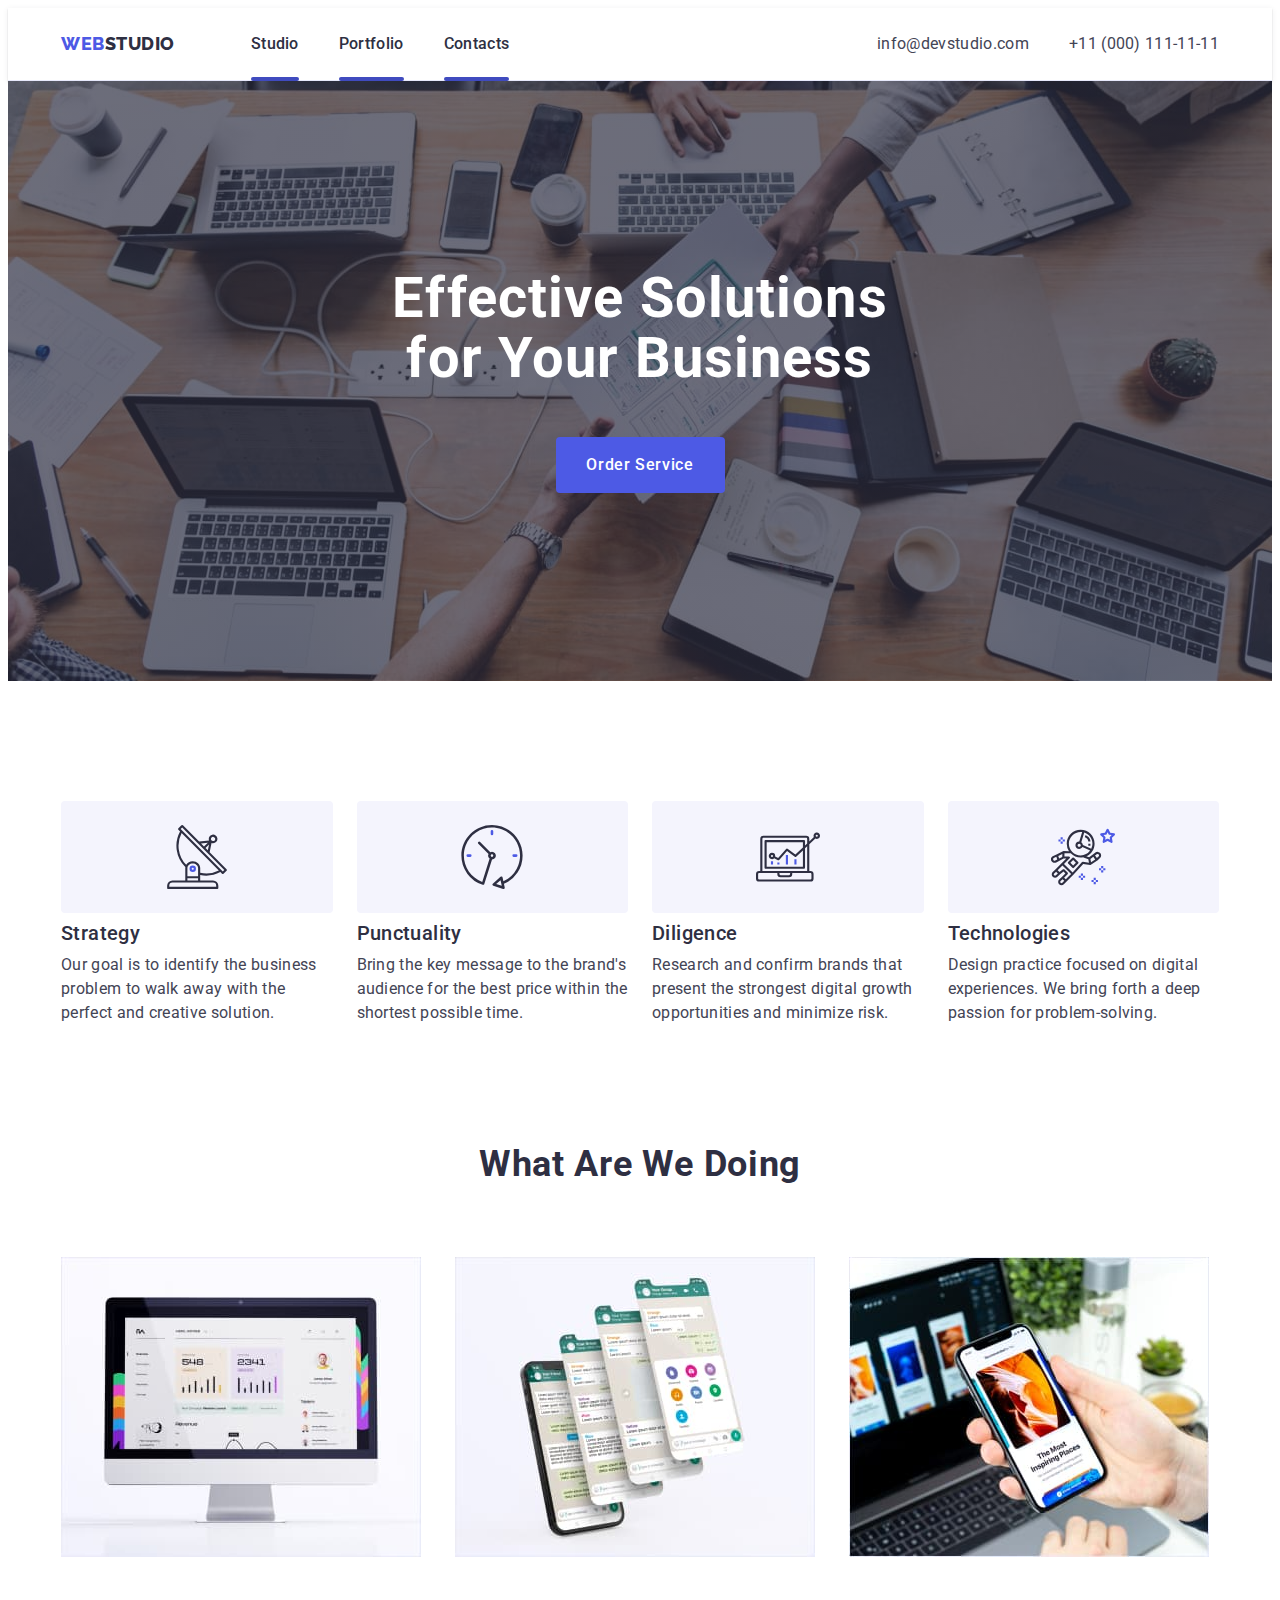
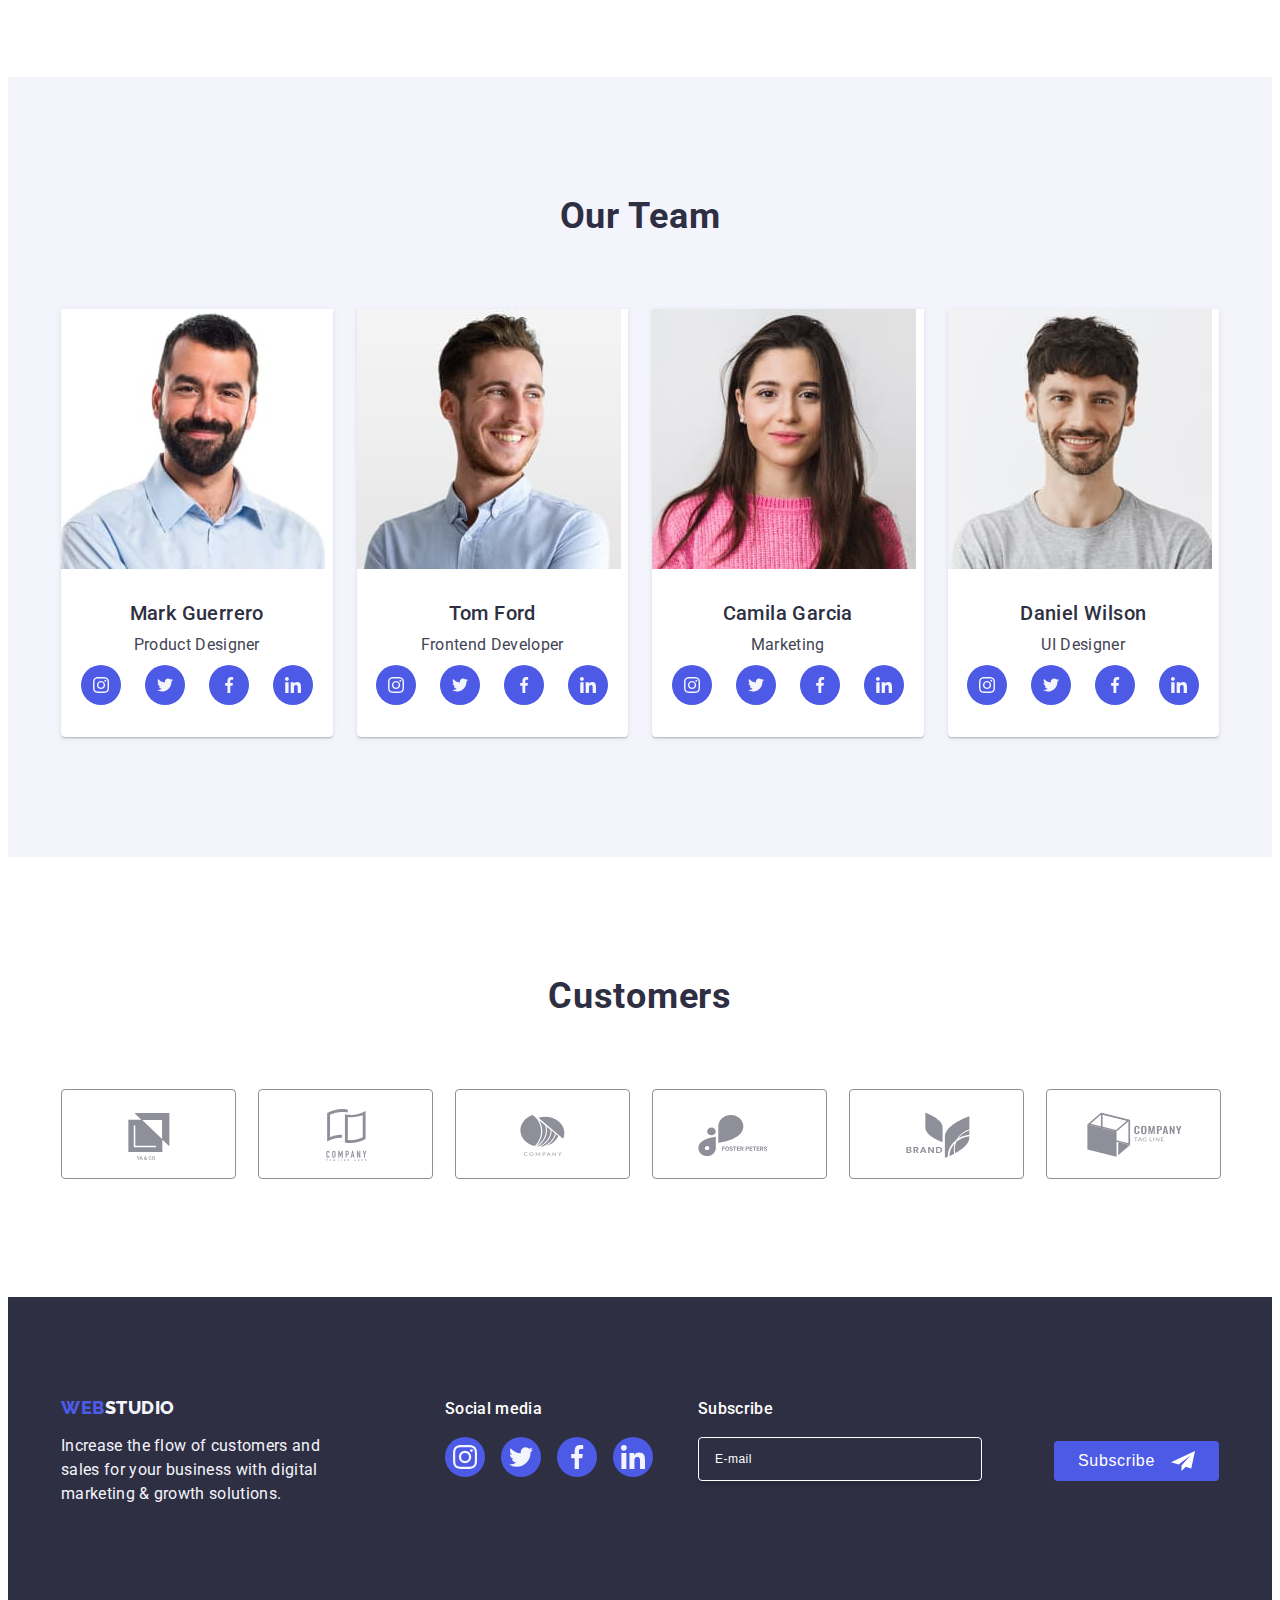
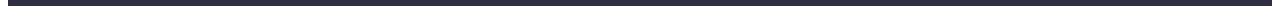
<file: index.html>
<!DOCTYPE html>
<html lang="en">
  <head>
    <meta charset="UTF-8" />
    <meta name="viewport" content="width=device-width, initial-scale=1.0" />
    <!-- Google Fonts link-->
    <link rel="preconnect" href="https://fonts.googleapis.com" />
    <link rel="preconnect" href="https://fonts.gstatic.com" crossorigin />
    <link
      href="https://fonts.googleapis.com/css2?family=Raleway:wght@800&family=Roboto:wght@400;500;700&display=swap"
      rel="stylesheet"
    />
    <!-- Modern Normalize -->
    <link
      rel="stylesheet"
      href="https://cdnjs.cloudflare.com/ajax/libs/modern-normalize/2.0.0/modern-normalize.min.css"
      integrity="sha512-4xo8blKMVCiXpTaLzQSLSw3KFOVPWhm/TRtuPVc4WG6kUgjH6J03IBuG7JZPkcWMxJ5huwaBpOpnwYElP/m6wg=="
      crossorigin="anonymous"
      referrerpolicy="no-referrer"
    />
    <!-- CSS link -->
    <link rel="stylesheet" href="./css/styles.css" />
    <!-- Site -->
    <title>WebStudio</title>
  </head>
  <body>
    <!-- Header Section -->
    <header class="header">
      <div class="container header-container">
        <!-- Navigation Section -->
        <nav class="header-navigation">
          <a href="./index.html" class="link logo header-logo logo-list"
            >Web<span class="logo-dark">Studio</span></a
          >
          <ul class="list header-menu-list">
            <li>
              <a href="./index.html" class="link header-links">Studio</a>
            </li>
            <li>
              <a href="./portfolio.html" class="link header-links">Portfolio</a>
            </li>
            <li>
              <a href="" class="link header-links">Contacts</a>
            </li>
          </ul>
        </nav>
        <!-- Address Section -->
        <address class="address">
          <ul class="list header-menu-list">
            <li>
              <a href="mailto:info@devstudio.com" class="link address"
                >info@devstudio.com</a
              >
            </li>
            <li>
              <a href="tel:+110001111111" class="link address"
                >+11 (000) 111-11-11</a
              >
            </li>
          </ul>
        </address>
      </div>
    </header>
    <main>
      <!-- Main Section -->
      <section class="main-background">
        <div class="container">
          <h1 class="main-title">Effective Solutions for Your Business</h1>
          <button type="button" class="main-button" data-modal-open>
            Order Service
          </button>
        </div>
      </section>
      <!-- Features Section -->
      <section class="section">
        <div class="container">
          <h2 class="title visually-hidden">Features</h2>
          <ul class="list features-list">
            <li class="features-item">
              <div class="features-icon">
                <svg width="64" height="64">
                  <use href="./images/icons.svg#strategy-antenna"></use>
                </svg>
              </div>
              <h3 class="subtitle features-subtitle">Strategy</h3>
              <p class="text">
                Our goal is to identify the business problem to walk away with
                the perfect and creative solution.
              </p>
            </li>
            <li class="features-item">
              <div class="features-icon">
                <svg width="64" height="64">
                  <use href="./images/icons.svg#punctuality-clock"></use>
                </svg>
              </div>
              <h3 class="subtitle features-subtitle">Punctuality</h3>
              <p class="text">
                Bring the key message to the brand's audience for the best price
                within the shortest possible time.
              </p>
            </li>
            <li class="features-item">
              <div class="features-icon">
                <svg width="64" height="64">
                  <use href="./images/icons.svg#diligence-pc"></use>
                </svg>
              </div>
              <h3 class="subtitle features-subtitle">Diligence</h3>
              <p class="text">
                Research and confirm brands that present the strongest digital
                growth opportunities and minimize risk.
              </p>
            </li>
            <li class="features-item">
              <div class="features-icon">
                <svg width="64" height="64">
                  <use href="./images/icons.svg#technologies-astronaut"></use>
                </svg>
              </div>
              <h3 class="subtitle features-subtitle">Technologies</h3>
              <p class="text">
                Design practice focused on digital experiences. We bring forth a
                deep passion for problem-solving.
              </p>
            </li>
          </ul>
        </div>
      </section>
      <!-- What Section -->
      <section class="section what">
        <div class="container">
          <h2 class="title what-title">What are we doing</h2>
          <ul class="list what-list">
            <li class="what-item">
              <img src="./images/what/pc.jpg" alt="PC interface" width="360" />
            </li>
            <li class="what-item">
              <img
                src="./images/what/phone.jpg"
                alt="Phone interface"
                width="360"
              />
            </li>
            <li class="what-item">
              <img
                src="./images/what/correlation.jpg"
                alt="Corelation between PC and phone"
                width="360"
              />
            </li>
          </ul>
        </div>
      </section>
      <!-- Team Section -->
      <section class="team section">
        <div class="container">
          <h2 class="title team-title">Our Team</h2>
          <ul class="list team-list">
            <li class="team-members">
              <img
                src="./images/team/mark.jpg"
                alt="Photo with Mark Guerrero"
                width="264"
              />
              <div class="team-wrap">
                <h3 class="subtitle team-subtitle">Mark Guerrero</h3>
                <p class="text team-text">Product Designer</p>
                <ul class="list team-list">
                  <li class="empty">
                    <a href="" class="link team-social-link"
                      ><svg class="team-icon" width="16" height="16">
                        <use href="./images/icons.svg#instagram"></use>
                      </svg>
                    </a>
                  </li>
                  <li class="empty">
                    <a href="" class="link team-social-link"
                      ><svg class="team-icon" width="16" height="16">
                        <use href="./images/icons.svg#twitter"></use>
                      </svg>
                    </a>
                  </li>
                  <li class="empty">
                    <a href="" class="link team-social-link"
                      ><svg class="team-icon" width="16" height="16">
                        <use href="./images/icons.svg#facebook"></use>
                      </svg>
                    </a>
                  </li>
                  <li class="empty">
                    <a href="" class="link team-social-link"
                      ><svg class="team-icon" width="16" height="16">
                        <use href="./images/icons.svg#linkedin"></use>
                      </svg>
                    </a>
                  </li>
                </ul>
              </div>
            </li>
            <li class="team-members">
              <img
                src="./images/team/tom.jpg"
                alt="Photo with Tom Ford"
                width="264"
              />
              <div class="team-wrap">
                <h3 class="subtitle team-subtitle">Tom Ford</h3>
                <p class="text team-text">Frontend Developer</p>
                <ul class="list team-list">
                  <li class="empty">
                    <a href="" class="link team-social-link"
                      ><svg class="team-icon" width="16" height="16">
                        <use href="./images/icons.svg#instagram"></use>
                      </svg>
                    </a>
                  </li>
                  <li class="empty">
                    <a href="" class="link team-social-link"
                      ><svg class="team-icon" width="16" height="16">
                        <use href="./images/icons.svg#twitter"></use>
                      </svg>
                    </a>
                  </li>
                  <li class="empty">
                    <a href="" class="link team-social-link"
                      ><svg class="team-icon" width="16" height="16">
                        <use href="./images/icons.svg#facebook"></use>
                      </svg>
                    </a>
                  </li>
                  <li class="empty">
                    <a href="" class="link team-social-link"
                      ><svg class="team-icon" width="16" height="16">
                        <use href="./images/icons.svg#linkedin"></use>
                      </svg>
                    </a>
                  </li>
                </ul>
              </div>
            </li>
            <li class="team-members">
              <img
                src="./images/team/camila.jpg"
                alt="Photo with Camila Garcia"
                width="264"
              />
              <div class="team-wrap">
                <h3 class="subtitle team-subtitle">Camila Garcia</h3>
                <p class="text team-text">Marketing</p>
                <ul class="list team-list">
                  <li class="empty">
                    <a href="" class="link team-social-link"
                      ><svg class="team-icon" width="16" height="16">
                        <use href="./images/icons.svg#instagram"></use>
                      </svg>
                    </a>
                  </li>
                  <li class="empty">
                    <a href="" class="link team-social-link"
                      ><svg class="team-icon" width="16" height="16">
                        <use href="./images/icons.svg#twitter"></use>
                      </svg>
                    </a>
                  </li>
                  <li class="empty">
                    <a href="" class="link team-social-link"
                      ><svg class="team-icon" width="16" height="16">
                        <use href="./images/icons.svg#facebook"></use>
                      </svg>
                    </a>
                  </li>
                  <li class="empty">
                    <a href="" class="link team-social-link"
                      ><svg class="team-icon" width="16" height="16">
                        <use href="./images/icons.svg#linkedin"></use>
                      </svg>
                    </a>
                  </li>
                </ul>
              </div>
            </li>
            <li class="team-members">
              <img
                src="./images/team/daniel.jpg"
                alt="Photo with Daniel Wilson"
                width="264"
              />
              <div class="team-wrap">
                <h3 class="subtitle team-subtitle">Daniel Wilson</h3>
                <p class="text team-text">UI Designer</p>
                <ul class="list team-list">
                  <li class="empty">
                    <a href="" class="link team-social-link"
                      ><svg class="team-icon" width="16" height="16">
                        <use href="./images/icons.svg#instagram"></use>
                      </svg>
                    </a>
                  </li>
                  <li class="empty">
                    <a href="" class="link team-social-link"
                      ><svg class="team-icon" width="16" height="16">
                        <use href="./images/icons.svg#twitter"></use>
                      </svg>
                    </a>
                  </li>
                  <li class="empty">
                    <a href="" class="link team-social-link"
                      ><svg class="team-icon" width="16" height="16">
                        <use href="./images/icons.svg#facebook"></use>
                      </svg>
                    </a>
                  </li>
                  <li class="empty">
                    <a href="" class="link team-social-link"
                      ><svg class="team-icon" width="16" height="16">
                        <use href="./images/icons.svg#linkedin"></use>
                      </svg>
                    </a>
                  </li>
                </ul>
              </div>
            </li>
          </ul>
        </div>
      </section>
      <!-- Customers Section -->
      <section class="customers-section">
        <div class="container">
          <h2 class="customers-title title">Customers</h2>
          <ul class="list customers-list">
            <li class="customers-item">
              <a href="" class="link customers-link">
                <svg class="customer-icon" width="104" height="56">
                  <use href="./images/icons.svg#ya-co-logo"></use>
                </svg>
              </a>
            </li>
            <li class="customers-item">
              <a href="" class="link customers-link"
                ><svg class="customer-icon" width="104" height="56">
                  <use href="./images/icons.svg#company-here-logo"></use>
                </svg>
              </a>
            </li>
            <li class="customers-item">
              <a href="" class="link customers-link"
                ><svg class="customer-icon" width="104" height="56">
                  <use href="./images/icons.svg#company-logo"></use>
                </svg>
              </a>
            </li>
            <li class="customers-item">
              <a href="" class="link customers-link"
                ><svg class="customer-icon" width="104" height="56">
                  <use href="./images/icons.svg#foster-logo"></use>
                </svg>
              </a>
            </li>
            <li class="customers-item">
              <a href="" class="link customers-link"
                ><svg class="customer-icon" width="104" height="56">
                  <use href="./images/icons.svg#brand-logo"></use>
                </svg>
              </a>
            </li>
            <li class="customers-item">
              <a href="" class="link customers-link"
                ><svg class="customer-icon" width="104" height="56">
                  <use href="./images/icons.svg#company-tag-line-logo"></use>
                </svg>
              </a>
            </li>
          </ul>
        </div>
      </section>
    </main>
    <!-- Footer Section -->
    <footer class="footer">
      <div class="container footer-container">
        <div class="footer-contact">
          <a href="./index.html" class="link logo footer-logo"
            >Web<span class="logo-light">Studio</span></a
          >
          <p class="footer-text">
            Increase the flow of customers and sales for your business with
            digital marketing & growth solutions.
          </p>
        </div>
        <div>
          <p class="footer-social-title">Social media</p>
          <ul class="list footer-social-list">
            <li class="footer-social-item">
              <a href="" class="footer-social-link link"
                ><svg class="footer-social-icon" width="24" height="24">
                  <use href="./images/icons.svg#instagram"></use>
                </svg>
              </a>
            </li>
            <li class="footer-social-item">
              <a href="" class="footer-social-link link"
                ><svg class="footer-social-icon" width="24" height="24">
                  <use href="./images/icons.svg#twitter"></use>
                </svg>
              </a>
            </li>
            <li class="footer-social-item">
              <a href="" class="footer-social-link link"
                ><svg class="footer-social-icon" width="24" height="24">
                  <use href="./images/icons.svg#facebook"></use>
                </svg>
              </a>
            </li>
            <li class="footer-social-item">
              <a href="" class="footer-social-link link"
                ><svg class="footer-social-icon" width="24" height="24">
                  <use href="./images/icons.svg#linkedin"></use>
                </svg>
              </a>
            </li>
          </ul>
        </div>
        <div class="footer-sub">
          <p class="footer-subscribe-title footer-title">Subscribe</p>
          <form class="footer-form">
            <label class="footer-label">
              <input
                class="footer-input"
                name="user-privacy"
                type="email"
                placeholder="E-mail"
              />
            </label>
            <button class="footer-subscribe-btn" type="submit">
              Subscribe
              <svg class="footer-subscribe-icon" width="24" height="24">
                <use href="./images/icons.svg#plane"></use>
              </svg>
            </button>
          </form>
        </div>
      </div>
    </footer>
    <div class="backdrop is-hidden" data-modal>
      <div class="modal">
        <button class="modal-close-btn" data-modal-close type="button">
          <svg class="modal-close-icon" width="8" height="8">
            <use href="./images/icons.svg#close-black"></use>
          </svg>
        </button>
        <!-- REVERIFICA -->
        <p class="modal-title">Leave your contacts and we will call you back</p>
        <form class="modal-form">
          <div class="modal-field">
            <label for="user-name" class="modal-label">Name</label>
            <div class="modal-input-wrap">
              <input
                class="modal-input"
                name="user-name"
                type="text"
                id="user-name"
              />
              <svg class="modal-icon" width="18" height="24">
                <use href="./images/icons.svg#person"></use>
              </svg>
            </div>
          </div>
          <div class="modal-field">
            <label class="modal-label" for="user-tel">Phone</label>
            <div class="modal-input-wrap">
              <input
                class="modal-input"
                id="user-tel"
                name="user-tel"
                type="tel"
              />
              <svg class="modal-icon" width="18" height="24">
                <use href="./images/icons.svg#phone"></use>
              </svg>
            </div>
          </div>
          <div class="modal-field">
            <label class="modal-label" for="user-email">Email</label>
            <div class="modal-input-wrap">
              <input
                class="modal-input"
                id="user-email"
                name="user-email"
                type="email"
              />
              <svg class="modal-icon" width="18" height="24">
                <use href="./images/icons.svg#email"></use>
              </svg>
            </div>
          </div>
          <div class="modal-field textarea-field">
            <label class="modal-label" for="user-comment">Comment</label>
            <textarea
              class="modal-comment"
              id="user-comment"
              name="user-comment"
              placeholder="Text input"
            ></textarea>
          </div>
          <div class="modal-field check-field">
            <input
              class="input-check visually-hidden"
              id="user-privacy"
              name="user-privacy"
              type="checkbox"
              value="true"
            />
            <label class="input-check-text" for="user-privacy">
              <span class="check-empty">
                <svg class="input-check-icon" width="10" height="8">
                  <use href="./images/icons.svg#check"></use>
                </svg>
              </span>
              I accept the terms and conditions of the
              <a class="input-check-link" href>Privacy Policy</a></label
            >
          </div>
          <button class="modal-btn main-button" type="submit">Send</button>
        </form>
      </div>
    </div>
    <script src="./js/modal.js"></script>
  </body>
</html>
</file>
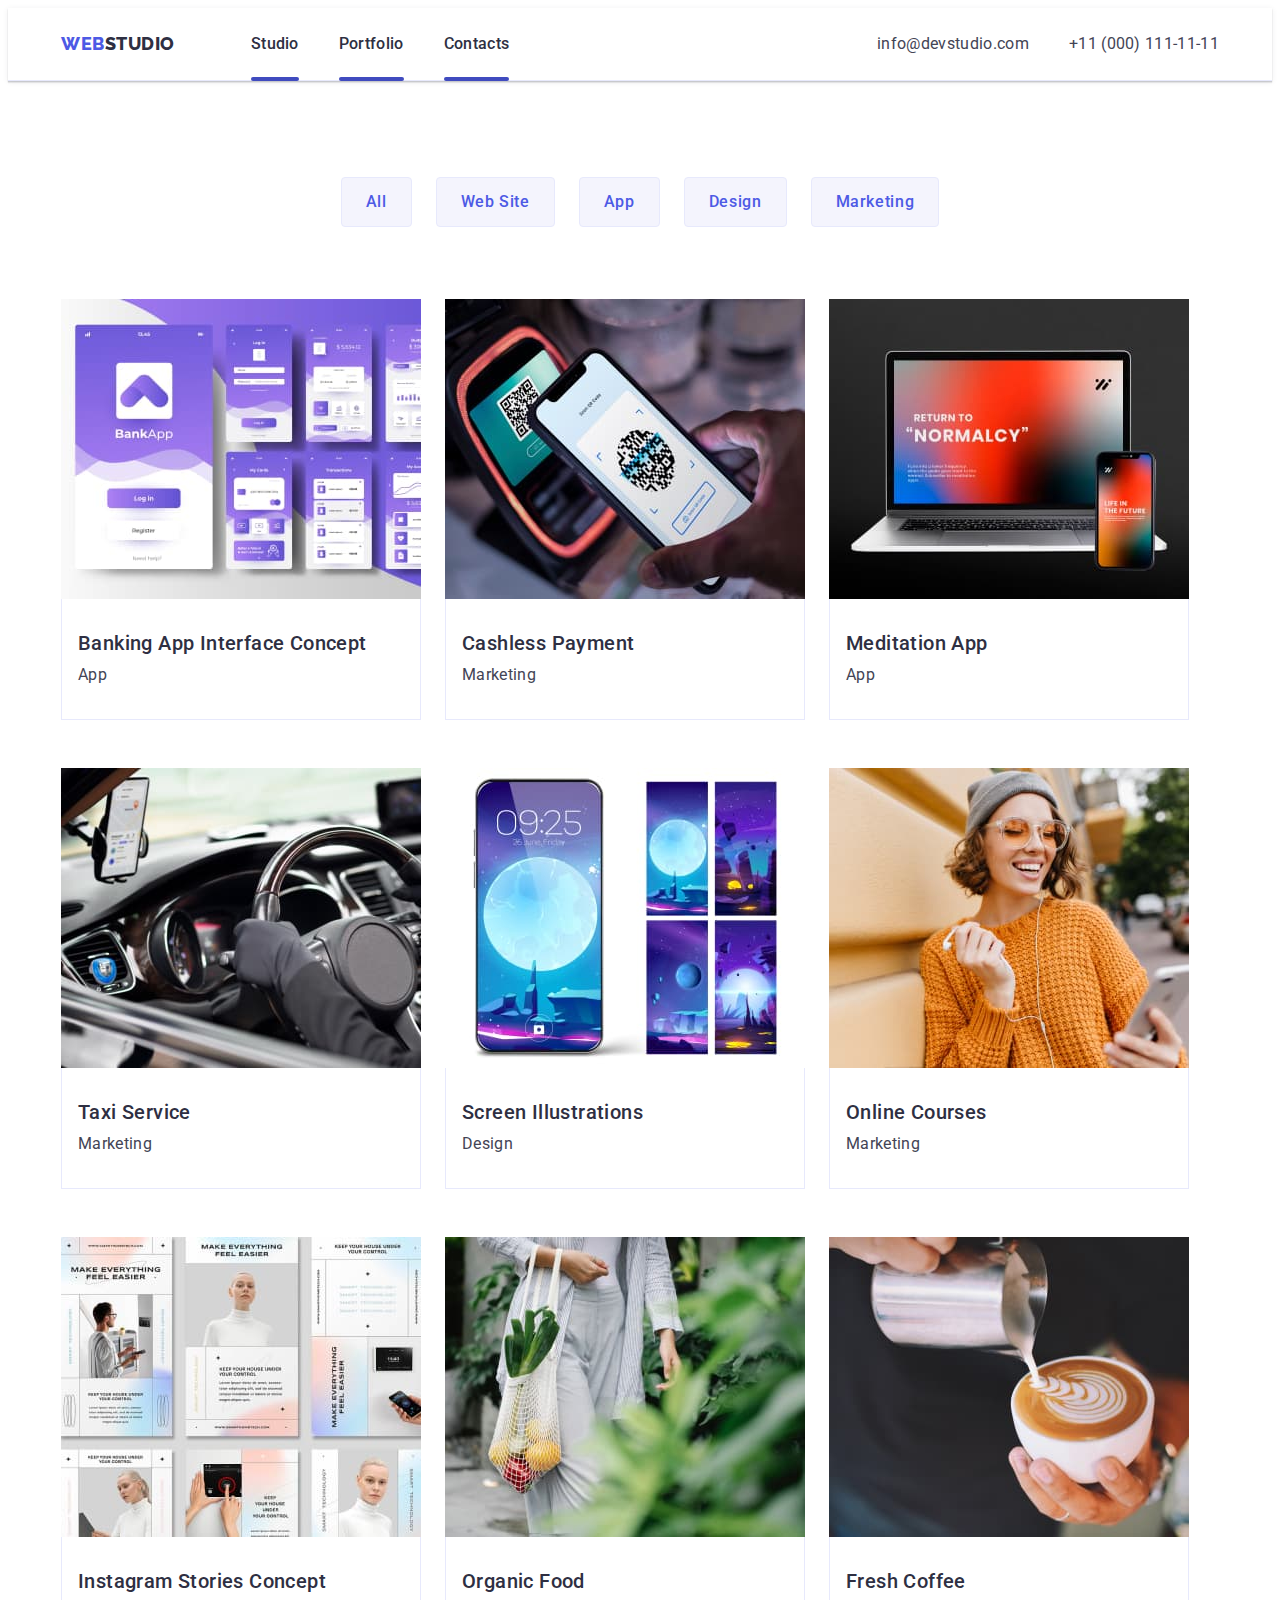
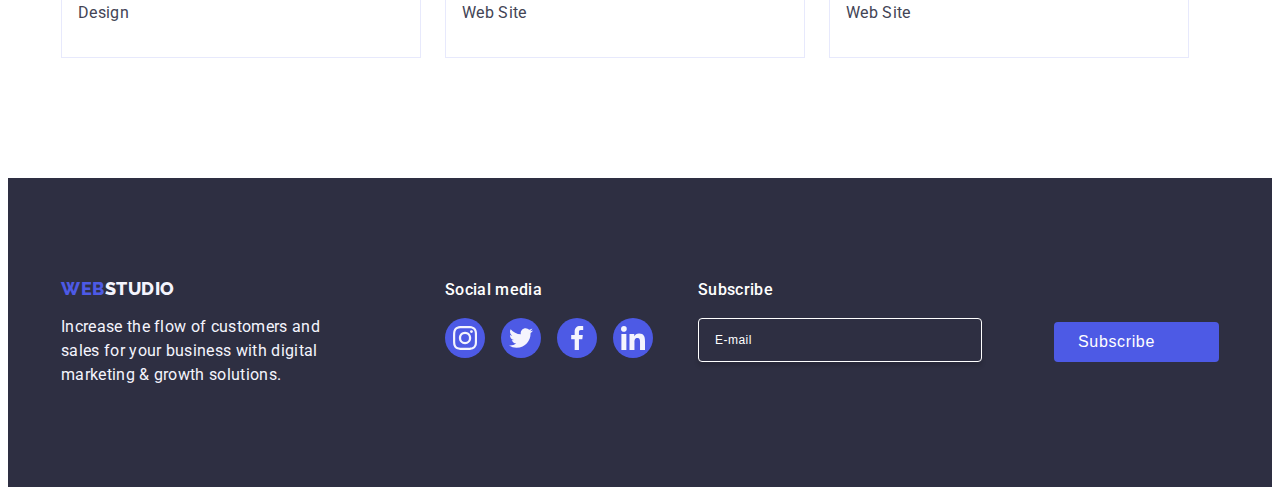
<file: portfolio.html>
<!DOCTYPE html>
<html lang="en">
  <head>
    <meta charset="UTF-8" />
    <meta name="viewport" content="width=device-width, initial-scale=1.0" />
    <!-- Google Fonts link-->
    <link rel="preconnect" href="https://fonts.googleapis.com" />
    <link rel="preconnect" href="https://fonts.gstatic.com" crossorigin />
    <link
      href="https://fonts.googleapis.com/css2?family=Raleway:wght@800&family=Roboto:wght@400;500;700&display=swap"
      rel="stylesheet"
    />
    <!-- Modern Normalize -->
    <link
      rel="stylesheet"
      href="https://cdnjs.cloudflare.com/ajax/libs/modern-normalize/2.0.0/modern-normalize.min.css"
      integrity="sha512-4xo8blKMVCiXpTaLzQSLSw3KFOVPWhm/TRtuPVc4WG6kUgjH6J03IBuG7JZPkcWMxJ5huwaBpOpnwYElP/m6wg=="
      crossorigin="anonymous"
      referrerpolicy="no-referrer"
    />
    <!-- CSS link -->
    <link rel="stylesheet" href="./css/styles.css" />
    <!-- Site -->
    <title>WebStudio</title>
  </head>
  <body>
    <!-- Header Section -->
    <header class="header">
      <!-- Navigation Section -->
      <div class="container header-container">
        <nav class="header-navigation">
          <a href="./index.html" class="link logo header-logo logo-list"
            >Web<span class="logo-dark">Studio</span></a
          >
          <ul class="list header-menu-list">
            <li>
              <a href="./index.html" class="link header-links">Studio</a>
            </li>
            <li>
              <a href="./portfolio.html" class="link header-links">Portfolio</a>
            </li>
            <li>
              <a href="" class="link header-links">Contacts</a>
            </li>
          </ul>
        </nav>
        <!-- Address Section -->
        <address class="address">
          <ul class="list header-menu-list">
            <li>
              <a href="mailto:info@devstudio.com" class="link address"
                >info@devstudio.com</a
              >
            </li>
            <li>
              <a href="tel:+110001111111" class="link address"
                >+11 (000) 111-11-11</a
              >
            </li>
          </ul>
        </address>
      </div>
    </header>
    <!-- Main Section -->
    <main>
      <section class="section portfolio">
        <div class="container">
          <h1 class="visually-hidden">Portfolio</h1>
          <!-- Portfolio Buttons -->
          <ul class="list portfolio-buttons-list">
            <li>
              <button type="button" class="portfolio-buttons">All</button>
            </li>
            <li>
              <button type="button" class="portfolio-buttons">Web Site</button>
            </li>
            <li>
              <button type="button" class="portfolio-buttons">App</button>
            </li>
            <li>
              <button type="button" class="portfolio-buttons">Design</button>
            </li>
            <li>
              <button type="button" class="portfolio-buttons">Marketing</button>
            </li>
          </ul>
          <ul class="list portfolio-card-list">
            <li class="portfolio-card">
              <a href="" class="link portfolio-card-link">
                <div class="portfolio-card-top-wrap">
                  <img
                    src="./images/potfolio/banking-app.jpg"
                    alt="banking-app"
                    width="360"
                  />
                  <p class="portfolio-card-top-text">
                    14 Stylish and User-Friendly App Design Concepts · Task
                    Manager App · Calorie Tracker App · Exotic Fruit Ecommerce
                    App · Cloud Storage App
                  </p>
                </div>
                <div class="portfolio-card-text">
                  <h2 class="subtitle portfolio-card-subtitle">
                    Banking App Interface Concept
                  </h2>
                  <p class="text">App</p>
                </div>
              </a>
            </li>
            <li class="portfolio-card">
              <a href="" class="link portfolio-card-link"
                ><div class="portfolio-card-top-wrap">
                  <img
                    src="./images/potfolio/cashless-payment.jpg"
                    alt="cashless-payment"
                    width="360"
                  />
                  <p class="portfolio-card-top-text">
                    14 Stylish and User-Friendly App Design Concepts · Task
                    Manager App · Calorie Tracker App · Exotic Fruit Ecommerce
                    App · Cloud Storage App
                  </p>
                </div>
                <div class="portfolio-card-text">
                  <h2 class="subtitle portfolio-card-subtitle">
                    Cashless Payment
                  </h2>
                  <p class="text">Marketing</p>
                </div>
              </a>
            </li>
            <li class="portfolio-card">
              <a href="" class="link portfolio-card-link"
                ><div class="portfolio-card-top-wrap">
                  <img
                    src="./images/potfolio/meditation-app.jpg"
                    alt="meditation-app"
                    width="360"
                  />
                  <p class="portfolio-card-top-text">
                    14 Stylish and User-Friendly App Design Concepts · Task
                    Manager App · Calorie Tracker App · Exotic Fruit Ecommerce
                    App · Cloud Storage App
                  </p>
                </div>
                <div class="portfolio-card-text">
                  <h2 class="subtitle portfolio-card-subtitle">
                    Meditation App
                  </h2>
                  <p class="text">App</p>
                </div>
              </a>
            </li>
            <li class="portfolio-card">
              <a href="" class="link portfolio-card-link"
                ><div class="portfolio-card-top-wrap">
                  <img
                    src="./images/potfolio/taxi-service.jpg"
                    alt="taxi-service"
                    width="360"
                  />
                  <p class="portfolio-card-top-text">
                    14 Stylish and User-Friendly App Design Concepts · Task
                    Manager App · Calorie Tracker App · Exotic Fruit Ecommerce
                    App · Cloud Storage App
                  </p>
                </div>
                <div class="portfolio-card-text">
                  <h2 class="subtitle portfolio-card-subtitle">Taxi Service</h2>
                  <p class="text">Marketing</p>
                </div>
              </a>
            </li>
            <li class="portfolio-card">
              <a href="" class="link portfolio-card-link"
                ><div class="portfolio-card-top-wrap">
                  <img
                    src="./images/potfolio/screen-illustrations.jpg"
                    alt="screen-illustrations"
                    width="360"
                  />
                  <p class="portfolio-card-top-text">
                    14 Stylish and User-Friendly App Design Concepts · Task
                    Manager App · Calorie Tracker App · Exotic Fruit Ecommerce
                    App · Cloud Storage App
                  </p>
                </div>
                <div class="portfolio-card-text">
                  <h2 class="subtitle portfolio-card-subtitle">
                    Screen Illustrations
                  </h2>
                  <p class="text">Design</p>
                </div>
              </a>
            </li>
            <li class="portfolio-card">
              <a href="" class="link portfolio-card-link"
                ><div class="portfolio-card-top-wrap">
                  <img
                    src="./images/potfolio/online-courses.jpg"
                    alt="online-courses"
                    width="360"
                  />
                  <p class="portfolio-card-top-text">
                    14 Stylish and User-Friendly App Design Concepts · Task
                    Manager App · Calorie Tracker App · Exotic Fruit Ecommerce
                    App · Cloud Storage App
                  </p>
                </div>
                <div class="portfolio-card-text">
                  <h2 class="subtitle portfolio-card-subtitle">
                    Online Courses
                  </h2>
                  <p class="text">Marketing</p>
                </div>
              </a>
            </li>
            <li class="portfolio-card">
              <a href="" class="link portfolio-card-link"
                ><div class="portfolio-card-top-wrap">
                  <img
                    src="./images/potfolio/instagram-stories.jpg"
                    alt="instagram-stories"
                    width="360"
                  />
                  <p class="portfolio-card-top-text">
                    14 Stylish and User-Friendly App Design Concepts · Task
                    Manager App · Calorie Tracker App · Exotic Fruit Ecommerce
                    App · Cloud Storage App
                  </p>
                </div>
                <div class="portfolio-card-text">
                  <h2 class="subtitle portfolio-card-subtitle">
                    Instagram Stories Concept
                  </h2>
                  <p class="text">Design</p>
                </div>
              </a>
            </li>
            <li class="portfolio-card">
              <a href="" class="link portfolio-card-link"
                ><div class="portfolio-card-top-wrap">
                  <img
                    src="./images/potfolio/organic-food.jpg"
                    alt="organic-food"
                    width="360"
                  />
                  <p class="portfolio-card-top-text">
                    14 Stylish and User-Friendly App Design Concepts · Task
                    Manager App · Calorie Tracker App · Exotic Fruit Ecommerce
                    App · Cloud Storage App
                  </p>
                </div>
                <div class="portfolio-card-text">
                  <h2 class="subtitle portfolio-card-subtitle">Organic Food</h2>
                  <p class="text">Web Site</p>
                </div>
              </a>
            </li>
            <li class="portfolio-card">
              <a href="" class="link portfolio-card-link"
                ><div class="portfolio-card-top-wrap">
                  <img
                    src="./images/potfolio/fresh-coffee.jpg"
                    alt="fresh-coffee"
                    width="360"
                  />
                  <p class="portfolio-card-top-text">
                    14 Stylish and User-Friendly App Design Concepts · Task
                    Manager App · Calorie Tracker App · Exotic Fruit Ecommerce
                    App · Cloud Storage App
                  </p>
                </div>
                <div class="portfolio-card-text">
                  <h2 class="subtitle portfolio-card-subtitle">Fresh Coffee</h2>
                  <p class="text">Web Site</p>
                </div>
              </a>
            </li>
          </ul>
        </div>
      </section>
    </main>
    <!-- Footer Section -->
    <footer class="footer">
      <div class="container footer-container">
        <div class="footer-contact">
          <a href="./index.html" class="link logo footer-logo"
            >Web<span class="logo-light">Studio</span></a
          >
          <p class="footer-text">
            Increase the flow of customers and sales for your business with
            digital marketing & growth solutions.
          </p>
        </div>
        <div>
          <p class="footer-social-title">Social media</p>
          <ul class="list footer-social-list">
            <li class="footer-social-item">
              <a href="" class="footer-social-link link"
                ><svg class="footer-social-icon" width="24" height="24">
                  <use href="./images/icons.svg#instagram"></use>
                </svg>
              </a>
            </li>
            <li class="footer-social-item">
              <a href="" class="footer-social-link link"
                ><svg class="footer-social-icon" width="24" height="24">
                  <use href="./images/icons.svg#twitter"></use>
                </svg>
              </a>
            </li>
            <li class="footer-social-item">
              <a href="" class="footer-social-link link"
                ><svg class="footer-social-icon" width="24" height="24">
                  <use href="./images/icons.svg#facebook"></use>
                </svg>
              </a>
            </li>
            <li class="footer-social-item">
              <a href="" class="footer-social-link link"
                ><svg class="footer-social-icon" width="24" height="24">
                  <use href="./images/icons.svg#linkedin"></use>
                </svg>
              </a>
            </li>
          </ul>
        </div>
        <div class="footer-sub">
          <p class="footer-subscribe-title footer-title">Subscribe</p>
          <form class="footer-form">
            <label class="footer-label">
              <input
                class="footer-input"
                name="user-privacy"
                type="email"
                placeholder="E-mail"
              />
            </label>
            <button class="footer-subscribe-btn" type="submit">
              Subscribe
              <svg class="footer-subscribe-icon" width="24" height="24">
                <use href="./images/icons.svg#icon-plane"></use>
              </svg>
            </button>
          </form>
        </div>
      </div>
    </footer>
  </body>
</html>
</file>
<file: css/styles.css>
:root {
  --title-color: #2e2f42;
  --text-color: #434455;
  --accent-color: #4d5ae5;
}

h1,
h2,
h3,
h4,
p {
  margin: 0;
}

ul {
  margin: 0;
  padding-left: 0;
}

img {
  display: block;
}

body {
  font-family: "Roboto", sans-serif;
  color: var(--text-color);
  background-color: #ffffff;
}

.container {
  width: 1158px;
  padding-left: 15px;
  padding-right: 15px;
  margin: 0 auto;
}

.list {
  list-style: none;
}

.link {
  text-decoration: none;
}

.logo-dark {
  color: #2e2f42;
}

.logo-light {
  color: #f4f4fd;
}

/* Visually Hiddden */

.visually-hidden {
  position: absolute;
  width: 1px;
  height: 1px;
  margin: -1px;
  border: 0;
  padding: 0;
  white-space: nowrap;
  clip-path: inset(100%);
  clip: rect(0 0 0 0);
  overflow: hidden;
}

/* Main Components */

.title {
  font-size: 36px;
  text-align: center;
  text-transform: capitalize;
  line-height: 1.11;
  letter-spacing: 0.72px;
  word-wrap: break-word;
  color: var(--title-color);
}

.subtitle {
  font-size: 20px;
  font-weight: 500;
  line-height: 1.2;
  letter-spacing: 0.4px;
  word-wrap: break-word;
  color: var(--title-color);
}

.text {
  font-size: 16px;
  line-height: 1.5;
  letter-spacing: 0.32px;
  word-wrap: break-word;
  color: var(--text-color);
}

.logo {
  font-family: "Raleway", sans-serif;
  font-size: 18px;
  font-weight: 800;
  text-transform: uppercase;
  line-height: 1.17;
  letter-spacing: 0.54px;
  word-wrap: break-word;
  color: var(--accent-color);
}

.section {
  padding-top: 120px;
  padding-bottom: 120px;
}

/* Header Section */

.header-links {
  /* color: #404bbf; */
  color: var(--title-color);
  font-size: 16px;
  font-weight: 500;
  line-height: 1.5;
  letter-spacing: 0.32px;
  word-wrap: break-word;
  position: relative;
  transition: color 250ms cubic-bezier(0.4, 0, 0.2, 1);
}

.header-links::after {
  content: "";
  position: absolute;
  left: 0;
  bottom: -28px;
  width: 100%;
  height: 4px;
  background-color: #404bbf;
  border-radius: 2px;
  margin-top: 20px;
}

.header-links:hover,
.header-links:focus {
  color: #404bbf;
}

.address {
  color: var(--text-color);
  font-size: 16px;
  line-height: 1.5;
  letter-spacing: 0.32px;
  word-wrap: break-word;
  font-style: normal;
  transition: color 250ms cubic-bezier(0.4, 0, 0.2, 1);
}

.address:hover,
.address:focus {
  color: #404bbf;
}

.header-container {
  display: flex;
  align-items: center;
}

.header {
  border-bottom: 1px solid #e7e9fc;
  box-shadow: 0px 2px 1px rgba(46, 47, 66, 0.08),
    0px 1px 1px rgba(46, 47, 66, 0.16), 0px 1px 6px rgba(46, 47, 66, 0.08);
}

.header-navigation {
  display: flex;
  align-items: center;
  margin-right: auto;
}

.header-logo {
  margin-right: 76px;
}

.header-menu-item {
  padding: 24px 0;
}

.header-menu-list {
  display: flex;
  gap: 40px;
  padding: 24px 0;
}

.logo-list {
  padding-top: 24px;
  padding-bottom: 24px;
  display: inline-block;
}

/* Main Section */

.main-background {
  max-width: 1440px;
  margin: 0 auto;
  background-color: var(--title-color);
  background-image: linear-gradient(
      rgba(46, 47, 66, 0.7),
      rgba(46, 47, 66, 0.7)
    ),
    url(../images/office-work.jpg);
  background-repeat: no-repeat;
  background-position: center;
  background-size: cover;
  padding-top: 188px;
  padding-bottom: 188px;
}

.main-title {
  color: #ffffff;
  font-size: 56px;
  font-weight: 700;
  line-height: 1.07;
  letter-spacing: 1.12px;
  word-wrap: break-word;
  text-align: center;
  max-width: 496px;
  margin: 0 auto 48px;
}

.main-button {
  font-size: 16px;
  font-weight: 500;
  line-height: 1.5;
  letter-spacing: 0.64px;
  word-wrap: break-word;
  color: #ffffff;
  cursor: pointer;
  background-color: var(--accent-color);
  font-family: "Roboto", sans-serif;
  display: block;
  min-width: 169px;
  height: 56px;
  border: none;
  border-radius: 4px;
  margin: 0 auto;
  transition: background-color 250ms cubic-bezier(0.4, 0, 0.2, 1);
}

.main-button:hover,
.main-button:focus {
  background-color: #404bbf;
  border: 1px solid transparent;
}

/* Features Section */

.features-list {
  display: flex;
  gap: 24px;
}

.features-item {
  width: calc((100% - 72px) / 4);
}

.features-subtitle {
  margin-bottom: 8px;
}

.features-icon {
  display: flex;
  align-items: center;
  justify-content: center;
  background-color: #f4f4fd;
  border-radius: 4px;
  height: 112px;
  margin-bottom: 8px;
}

/* What Section */

.what {
  padding-top: 0;
}

.what-title {
  margin-bottom: 72px;
}

.what-list {
  display: flex;
  gap: 24px;
}

.what-item {
  width: calc((100% - 48px) / 3);
}

/* Team Section */

.team {
  background-color: #f4f4fd;
}

.team-members {
  background-color: #ffffff;
  border-radius: 0px 0px 4px 4px;
  box-shadow: 0px 1px 6px rgba(46, 47, 66, 0.08),
    0px 1px 1px rgba(46, 47, 66, 0.16), 0px 2px 1px rgba(46, 47, 66, 0.08);
  width: calc((100% - 72px) / 4);
}

.team-title {
  margin-bottom: 72px;
}

.team-list {
  display: flex;
  gap: 24px;
  justify-content: center;
}

.team-subtitle {
  text-align: center;
  margin-bottom: 8px;
}

.team-text {
  text-align: center;
  margin-bottom: 8px;
}

.team-wrap {
  padding: 32px 0px;
}

.team-social-link {
  display: flex;
  align-items: center;
  justify-content: center;
  width: 40px;
  height: 40px;
  background-color: var(--accent-color);
  border-radius: 50%;
  transition: background-color 250ms cubic-bezier(0.4, 0, 0.2, 1);
}

.team-social-link:hover,
.team-social-link:focus {
  background-color: #404bbf;
}

.team-icon {
  fill: #f4f4fd;
}

/* Customers Section */

.customers-title {
  margin-bottom: 72px;
}

.customers-list {
  display: flex;
  gap: 24px;
}

.customers-item {
  height: 88px;
  width: calc((100% - 120px) / 6);
}

.customers-section {
  display: flex;
  padding: 120px 0;
}

.customers-link {
  display: flex;
  align-items: center;
  justify-content: center;
  border-radius: 4px;
  border: 1px #8e8f99 solid;
  width: 100%;
  height: 100%;
  color: #8e8f99;
  fill: #8e8f99;
  transition: border-color 250ms cubic-bezier(0.4, 0, 0.2, 1),
    color 250ms cubic-bezier(0.4, 0, 0.2, 1);
}

.customers-link:hover,
.customers-link:focus {
  border-color: #404bbf;
  fill: #404bbf;
  color: #404bbf;
}

.customers-icon {
  fill: currentColor;
}

/* Portfolio */

.portfolio-buttons {
  font-size: 16px;
  font-weight: 500;
  line-height: 1.5;
  letter-spacing: 0.64px;
  word-wrap: break-word;
  color: var(--accent-color);
  background-color: #f4f4fd;
  cursor: pointer;
  font-family: "Roboto", sans-serif;
  padding: 12px 24px;
  border: 1px solid #e7e9fc;
  border-radius: 4px;
  transition: color 250ms cubic-bezier(0.4, 0, 0.2, 1),
    background-color 250ms cubic-bezier(0.4, 0, 0.2, 1),
    border-color 250ms cubic-bezier(0.4, 0, 0.2, 1),
    box-shadow 250ms cubic-bezier(0.4, 0, 0.2, 1);
}

.portfolio-buttons:hover,
.portfolio-buttons:focus {
  background-color: #404bbf;
  color: #ffffff;
  box-shadow: 0px 3px 1px rgba(0, 0, 0, 0.1), 0px 2px 1px rgba(0, 0, 0, 0.08),
    0px 2px 2px rgba(0, 0, 0, 0.12);
}

.portfolio {
  padding-top: 96px;
  padding-bottom: 120px;
}

.portfolio-buttons-list {
  display: flex;
  justify-content: center;
  gap: 24px;
  margin-bottom: 72px;
}

.portfolio-card-subtitle {
  margin-bottom: 8px;
}

.portfolio-card-list {
  display: flex;
  flex-wrap: wrap;
  column-gap: 24px;
  row-gap: 48px;
}

.portfolio-card-text {
  padding: 32px 16px;
  border: 1px solid #e7e9fc;
  border-top: none;
}

.portfolio-card-item {
  width: calc((100% - 48px) / 3);
  margin-right: 24px;
  margin-bottom: 48px;
}

.portfolio-card-link {
  display: block;
  transition: box-shadow 250ms cubic-bezier(0.4, 0, 0.2, 1);
}

.portfolio-card-link:hover,
.portfolio-card-link:focus {
  box-shadow: 0px 1px 6px rgba(46, 47, 66, 0.08),
    0px 1px 1px rgba(46, 47, 66, 0.16), 0px 2px 1px rgba(46, 47, 66, 0.08);
}

.portfolio-card-top-text {
  position: absolute;
  top: 0;
  font-size: 16px;
  line-height: 1.5;
  letter-spacing: 0.02em;
  color: #f4f4fd;
  padding: 40px 32px;
  background-color: #4d5ae5;
  height: 100%;
  transform: translateY(100%);
  transition: transform 250ms cubic-bezier(0.4, 0, 0.2, 1);
}

.portfolio-card-link:hover .portfolio-card-top-text,
.portfolio-card-link:focus .portfolio-card-top-text {
  transform: translateY(0%);
}

.portfolio-card-top-wrap {
  position: relative;
  overflow: hidden;
}

.portfolio-card-wrap {
  padding: 32px 16px;
  border: 1px solid #e7e9fc;
  border-top: none;
}

/* Footer Section*/

.footer {
  background-color: var(--title-color);
  padding-top: 100px;
  padding-bottom: 100px;
}

.footer-text {
  font-size: 16px;
  line-height: 1.5;
  letter-spacing: 0.32px;
  word-wrap: break-word;
  color: #f4f4fd;
  max-width: 264px;
}

.footer-logo {
  display: inline-block;
  margin-bottom: 16px;
}

.footer-contact {
  margin-right: 120px;
}

.footer-social-title {
  color: white;
  font-size: 16px;
  font-family: Roboto;
  font-weight: 500;
  line-height: 24px;
  letter-spacing: 0.32px;
  word-wrap: break-word;
  margin-bottom: 16px;
}

.footer-social-list {
  display: flex;
  gap: 16px;
}

.footer-social-item {
  width: 40px;
  height: 40px;
}

.footer-social-link {
  width: 100%;
  height: 100%;
  background-color: var(--accent-color);
  border-radius: 50%;
  display: flex;
  align-items: center;
  justify-content: center;
  transition: background-color 250ms cubic-bezier(0.4, 0, 0.2, 1);
}

.footer-social-link:hover,
.footer-social-link:focus {
  background-color: #31d0aa;
}

.footer-social-icon {
  fill: #f4f4fd;
}

.footer-container {
  display: flex;
  align-items: baseline;
}

.footer-sub {
  margin-left: auto;
}
.footer-subscribe-title {
  margin-bottom: 16px;
  color: white;
  font-size: 16px;
  font-family: Roboto;
  font-weight: 500;
  line-height: 24px;
  letter-spacing: 0.32px;
  word-wrap: break-word;
}

.footer-form {
  display: flex;
  align-items: center;
  gap: 24px;
}
.footer-input {
  width: 264px;
  height: 40px;
  border: 1px solid #ffffff;
  background-color: transparent;
  font-size: 12px;
  line-height: 1.5;
  letter-spacing: 0.04em;
  padding-left: 16px;
  margin-right: 24px;
  box-shadow: 0px 4px 4px 0px rgba(0, 0, 0, 0.15);
  border-radius: 4px;
  color: #ffffff;
}

.footer-input::placeholder {
  color: #ffffff;
}

.footer-subscribe-btn {
  min-width: 165px;
  height: 40px;
  display: flex;
  justify-content: center;
  align-items: center;
  font-weight: 500;
  font-size: 16px;
  line-height: 1.5;
  letter-spacing: 0.04em;
  color: #ffffff;
  background-color: #4d5ae5;
  border-radius: 4px;
  border: none;
  cursor: pointer;
}

.footer-subscribe-icon {
  margin-left: 16px;
  fill: white;
}

.footer-label {
  font-size: 12px;
  line-height: 1.17;
  letter-spacing: 0.04em;
  color: #8e8f99;
  display: block;
  margin-bottom: 4px;
  margin-right: 24px;
}

/* Modal */

.backdrop {
  position: fixed;
  top: 0;
  left: 0;
  width: 100vw;
  height: 100vh;
  background-color: rgba(46, 47, 66, 0.4);
  transition: opacity 250ms cubic-bezier(0.4, 0, 0.2, 1),
    visibility 250ms cubic-bezier(0.4, 0, 0.2, 1);
  padding: 72px 24px 24px 24px;
}

.is-hidden {
  opacity: 0;
  visibility: hidden;
  pointer-events: none;
}

.modal {
  position: absolute;
  top: 50%;
  left: 50%;
  transform: translate(-50%, -50%) scale(1);
  width: 408px;
  min-height: 584px;
  background: #fcfcfc;
  box-shadow: 0px 1px 1px rgba(0, 0, 0, 0.14), 0px 1px 3px rgba(0, 0, 0, 0.12),
    0px 2px 1px rgba(0, 0, 0, 0.2);
  border-radius: 4px;
  padding: 72px 24px 24px 24px;
  transition: transform 250ms cubic-bezier(0.4, 0, 0.2, 1);
}

.backdrop.is-hidden .modal {
  transform: translate(-50%, -50%) scaleY(0);
}

.modal-close-btn {
  position: absolute;
  top: 24px;
  right: 24px;
  width: 24px;
  height: 24px;
  border-radius: 50%;
  display: flex;
  align-items: center;
  justify-content: center;
  background-color: #e7e9fc;
  border: 1px solid rgba(0, 0, 0, 0.1);
  margin-left: auto;
  padding: 0;
  cursor: pointer;
  transition: background-color 250ms cubic-bezier(0.4, 0, 0.2, 1),
    border 250ms cubic-bezier(0.4, 0, 0.2, 1);
}

.modal-close-icon {
  transition: fill 250ms cubic-bezier(0.4, 0, 0.2, 1);
}

.modal-close-btn:hover,
.modal-close-btn:focus {
  background-color: #404bbf;
  border: none;
}

.modal-close-btn:hover .modal-close-icon,
.modal-close-btn:focus .modal-close-icon {
  fill: #ffffff;
}

/* REVERIFICA */

.modal-title {
  font-weight: 500;
  font-size: 16px;
  line-height: 1.5;
  text-align: center;
  letter-spacing: 0.02em;
  color: #2e2f42;
  margin-bottom: 16px;
  margin-top: 40px;
}

.modal-field {
  margin-bottom: 8px;
}

.modal-field.textarea-field {
  margin-bottom: 16px;
}

.modal-field.check-field {
  margin-bottom: 24px;
}
.modal-label {
  font-size: 12px;
  line-height: 1.17;
  letter-spacing: 0.04em;
  color: #8e8f99;
  display: block;
  margin-bottom: 4px;
}
.modal-input-wrap {
  position: relative;
}
.modal-input {
  width: 100%;
  height: 40px;
  border: 1px solid rgba(46, 47, 66, 0.4);
  border-radius: 4px;
  background-color: transparent;
  padding-left: 38px;
  outline: transparent;
  transition: border-color 250ms cubic-bezier(0.4, 0, 0.2, 1);
}

.modal-input:focus {
  border-color: var(--accent-color);
}

.modal-input:focus + .modal-icon {
  fill: var(--accent-color);
}
.modal-icon {
  position: absolute;
  left: 16px;
  top: 50%;
  transform: translateY(-50%);
  transition: fill 250ms cubic-bezier(0.4, 0, 0.2, 1);
}
.modal-comment {
  width: 100%;
  height: 120px;
  font-size: 12px;
  line-height: 1.17;
  letter-spacing: 0.04em;
  color: rgba(46, 47, 66, 0.4);
  border: 1px solid rgba(46, 47, 66, 0.4);
  border-radius: 4px;
  background-color: transparent;
  padding: 8px 16px;
  outline: transparent;
  resize: none;
  transition: border-color 250ms cubic-bezier(0.4, 0, 0.2, 1);
}

.modal-comment:focus {
  border-color: var(--accent-color);
}

.modal-comment::placeholder {
  color: rgba(46, 47, 66, 0.4);
}
.input-check:checked + .input-check-text > .check-empty {
  background-color: #404bbf;
  border: none;
  fill: #f4f4fd;
}

.input-check:focus + .input-check-text > .check-empty {
  border-color: #404bbf;
}
.input-check-text {
  font-size: 12px;
  line-height: 1.17;
  letter-spacing: 0.04em;
  color: #8e8f99;
  display: block;
}

.check-empty {
  width: 16px;
  height: 16px;
  border: 1px solid rgba(46, 47, 66, 0.4);
  border-radius: 2px;
  display: inline-flex;
  align-items: center;
  justify-content: center;
  fill: transparent;
  transition: background-color 250ms cubic-bezier(0.4, 0, 0.2, 1),
    border 250ms cubic-bezier(0.4, 0, 0.2, 1),
    fill 250ms cubic-bezier(0.4, 0, 0.2, 1);
}
.input-check-icon {
}
.input-check-link {
  color: #4d5ae5;
}
.modal-btn {
  margin: 0 auto;
  min-width: 169px;
  height: 56px;
}
</file>
